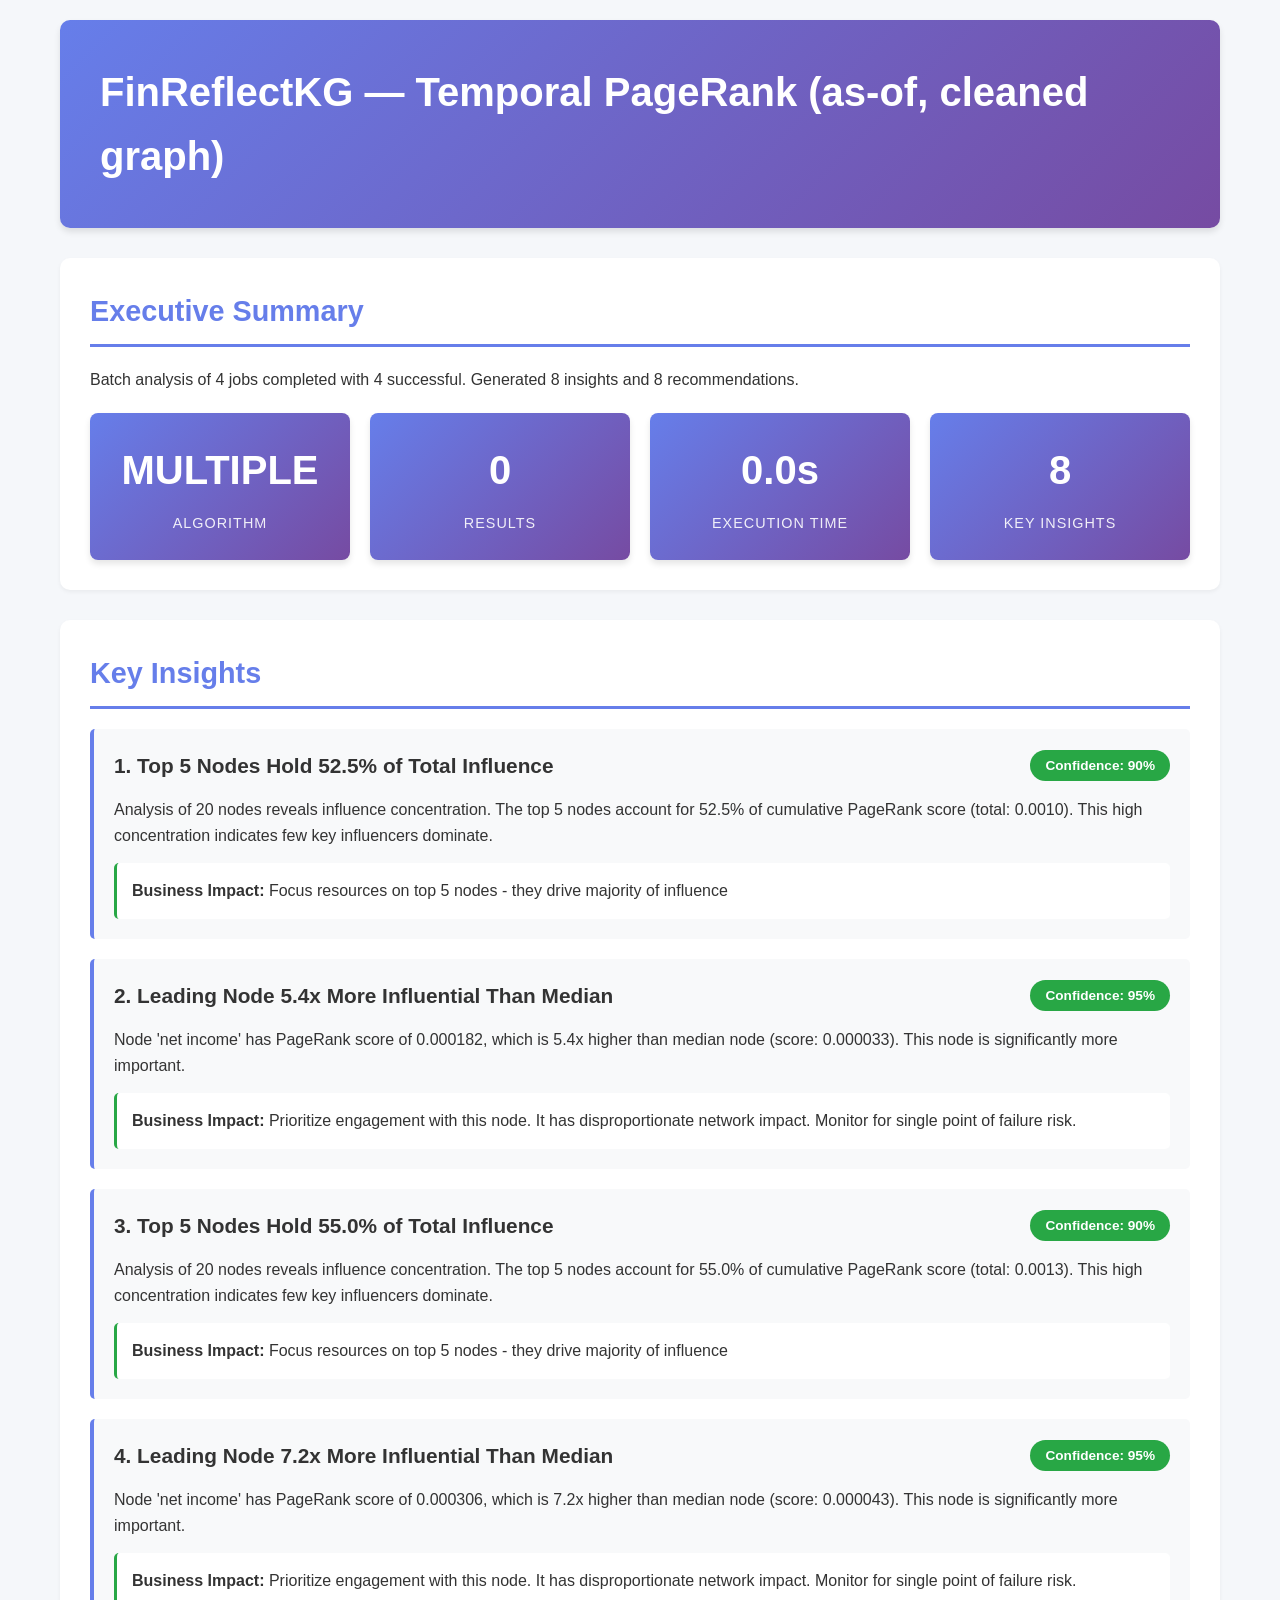
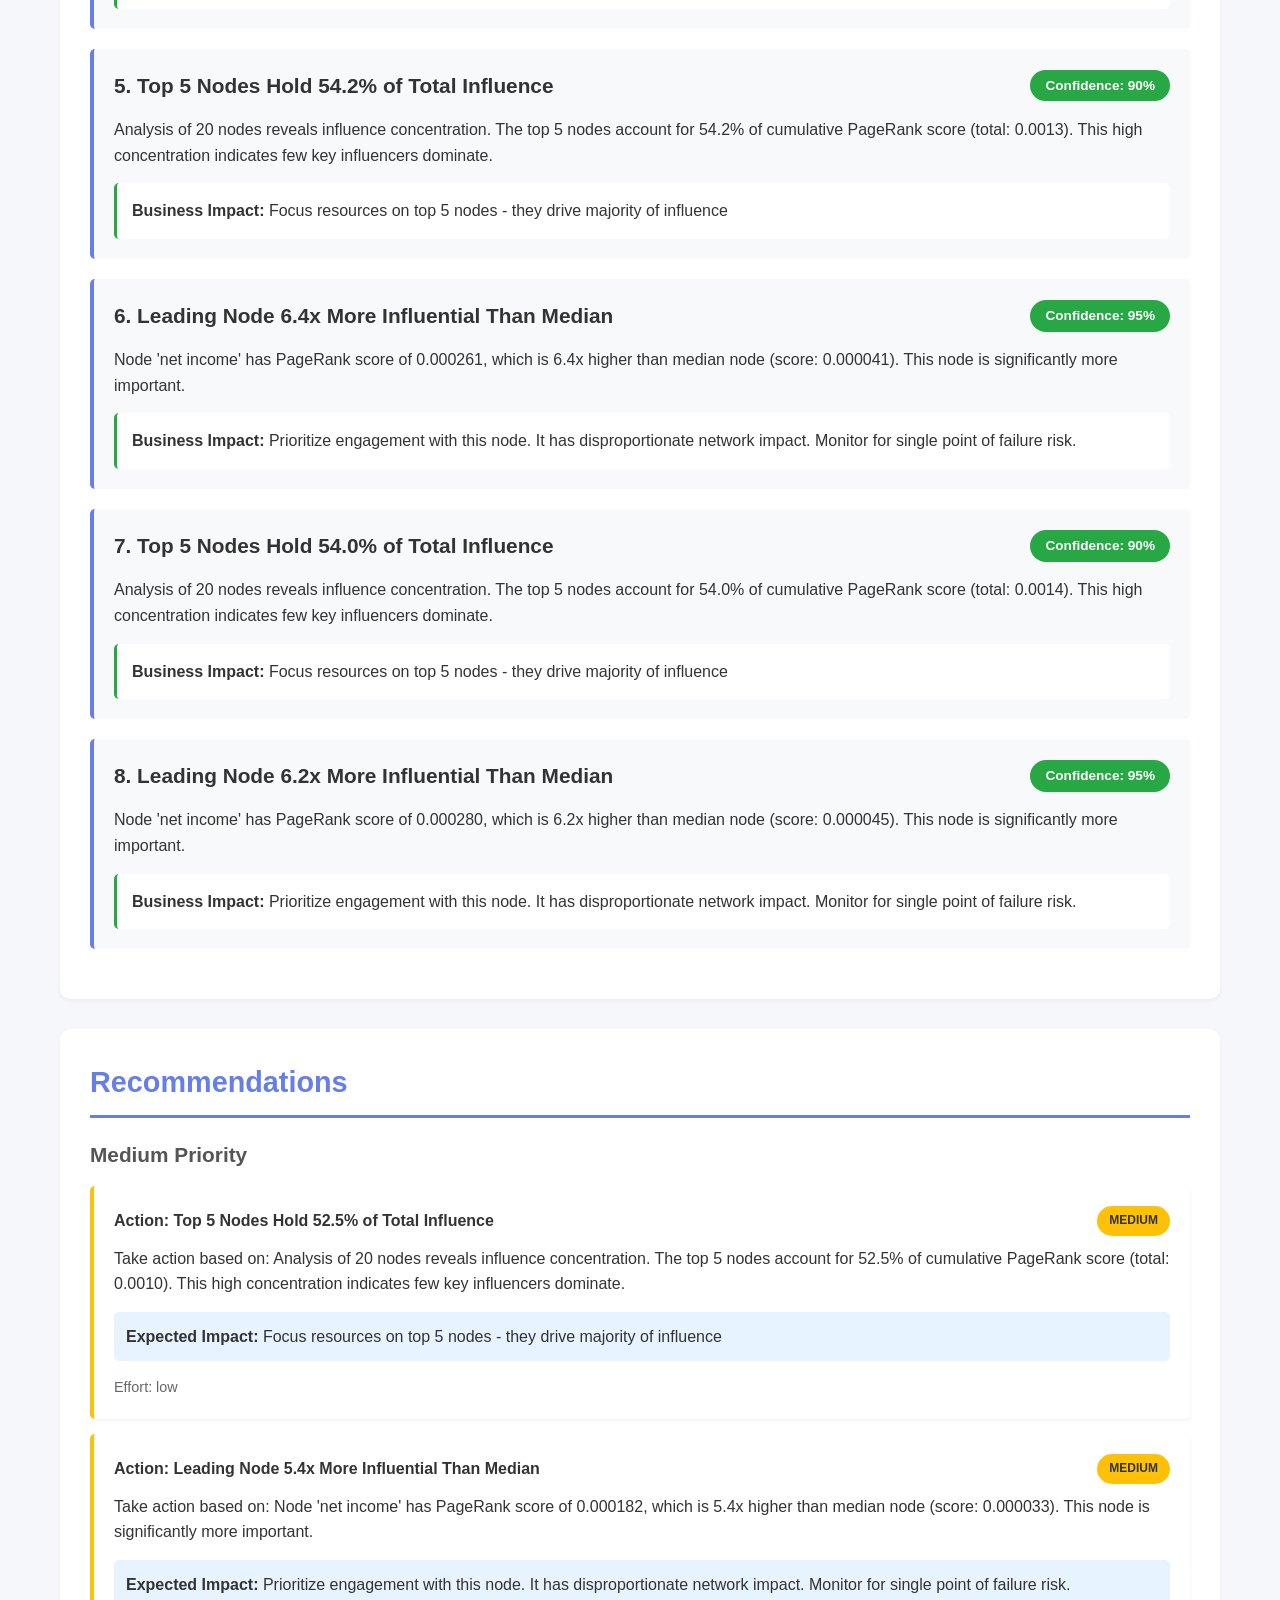
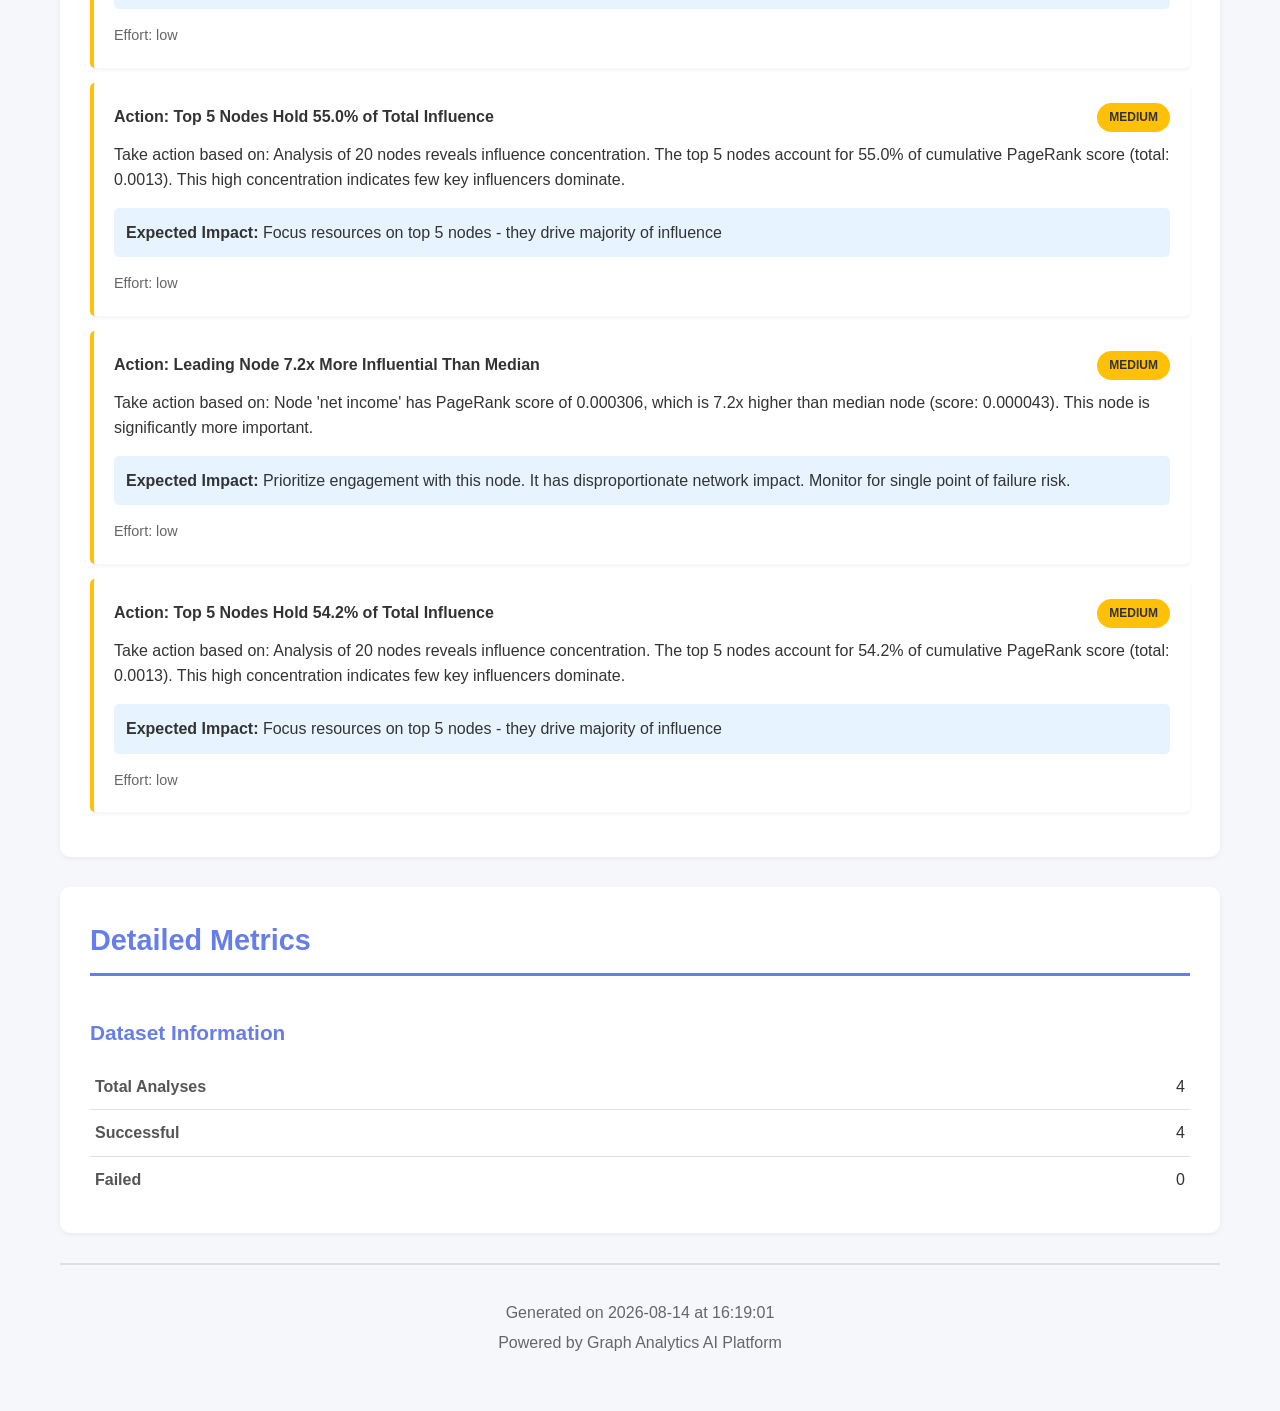
<file: docs/temporal-pagerank-report.html>
<!DOCTYPE html>
<html lang="en">
<head>
    <meta charset="UTF-8">
    <meta name="viewport" content="width=device-width, initial-scale=1.0">
    <title>FinReflectKG — Temporal PageRank (as-of, cleaned graph)</title>
    <script src="https://cdn.plot.ly/plotly-latest.min.js"></script>
    <style>
        * {
            margin: 0;
            padding: 0;
            box-sizing: border-box;
        }
        
        body {
            font-family: -apple-system, BlinkMacSystemFont, 'Segoe UI', Roboto, 'Helvetica Neue', Arial, sans-serif;
            line-height: 1.6;
            color: #333;
            background: #f5f7fa;
        }
        
        .container {
            max-width: 1200px;
            margin: 0 auto;
            padding: 20px;
        }
        
        .report-header {
            background: linear-gradient(135deg, #667eea 0%, #764ba2 100%);
            color: white;
            padding: 40px;
            border-radius: 10px;
            margin-bottom: 30px;
            box-shadow: 0 4px 6px rgba(0,0,0,0.1);
        }
        
        .report-header h1 {
            font-size: 2.5em;
            font-weight: 700;
            margin: 0;
        }
        
        .section {
            background: white;
            padding: 30px;
            margin-bottom: 30px;
            border-radius: 10px;
            box-shadow: 0 2px 4px rgba(0,0,0,0.05);
        }
        
        .section h2 {
            color: #667eea;
            font-size: 1.8em;
            margin-bottom: 20px;
            border-bottom: 3px solid #667eea;
            padding-bottom: 10px;
        }
        
        .section h3 {
            color: #555;
            font-size: 1.3em;
            margin: 20px 0 15px 0;
        }
        
        .key-stats {
            display: grid;
            grid-template-columns: repeat(auto-fit, minmax(200px, 1fr));
            gap: 20px;
            margin-top: 20px;
        }
        
        .stat-card {
            background: linear-gradient(135deg, #667eea 0%, #764ba2 100%);
            color: white;
            padding: 25px;
            border-radius: 8px;
            text-align: center;
            box-shadow: 0 4px 6px rgba(0,0,0,0.1);
        }
        
        .stat-value {
            font-size: 2.5em;
            font-weight: 700;
            margin-bottom: 10px;
        }
        
        .stat-label {
            font-size: 0.9em;
            opacity: 0.9;
            text-transform: uppercase;
            letter-spacing: 1px;
        }
        
        .chart-container {
            margin: 30px 0;
            padding: 20px;
            background: #fafafa;
            border-radius: 8px;
        }
        
        .insight-card {
            background: #f8f9fa;
            border-left: 4px solid #667eea;
            padding: 20px;
            margin-bottom: 20px;
            border-radius: 5px;
        }
        
        .insight-header {
            display: flex;
            justify-content: space-between;
            align-items: center;
            margin-bottom: 15px;
        }
        
        .insight-header h3 {
            margin: 0;
            color: #333;
            font-size: 1.3em;
        }
        
        .confidence-badge {
            padding: 5px 15px;
            border-radius: 20px;
            font-size: 0.85em;
            font-weight: 600;
        }
        
        .confidence-badge.high {
            background: #28a745;
            color: white;
        }
        
        .confidence-badge.medium {
            background: #ffc107;
            color: #333;
        }
        
        .confidence-badge.low {
            background: #dc3545;
            color: white;
        }
        
        .business-impact {
            margin-top: 15px;
            padding: 15px;
            background: white;
            border-radius: 5px;
            border-left: 3px solid #28a745;
        }
        
        .recommendation-card {
            border-left: 4px solid #ffc107;
            padding: 20px;
            margin-bottom: 15px;
            border-radius: 5px;
            background: white;
            box-shadow: 0 2px 4px rgba(0,0,0,0.05);
        }
        
        .recommendation-card.high {
            border-left-color: #dc3545;
        }
        
        .recommendation-card.medium {
            border-left-color: #ffc107;
        }
        
        .recommendation-card.low {
            border-left-color: #17a2b8;
        }
        
        .rec-header {
            display: flex;
            justify-content: space-between;
            align-items: center;
            margin-bottom: 10px;
        }
        
        .rec-header h4 {
            margin: 0;
            color: #333;
        }
        
        .priority-badge {
            padding: 5px 12px;
            border-radius: 15px;
            font-size: 0.75em;
            font-weight: 700;
            text-transform: uppercase;
        }
        
        .priority-badge.high {
            background: #dc3545;
            color: white;
        }
        
        .priority-badge.medium {
            background: #ffc107;
            color: #333;
        }
        
        .priority-badge.low {
            background: #17a2b8;
            color: white;
        }
        
        .rec-impact {
            margin: 15px 0;
            padding: 12px;
            background: #e7f3ff;
            border-radius: 5px;
        }
        
        .rec-meta {
            margin-top: 10px;
            font-size: 0.9em;
            color: #666;
        }
        
        .metrics-grid {
            display: grid;
            grid-template-columns: repeat(auto-fit, minmax(350px, 1fr));
            gap: 25px;
        }
        
        .metric-group h3 {
            color: #667eea;
            margin-bottom: 15px;
        }
        
        .metrics-table {
            width: 100%;
            border-collapse: collapse;
        }
        
        .metrics-table tr {
            border-bottom: 1px solid #e0e0e0;
        }
        
        .metrics-table tr:last-child {
            border-bottom: none;
        }
        
        .metrics-table td {
            padding: 10px 5px;
        }
        
        .metrics-table td:first-child {
            font-weight: 600;
            color: #555;
            width: 50%;
        }
        
        .metrics-table td:last-child {
            text-align: right;
            color: #333;
        }
        
        details {
            cursor: pointer;
        }
        
        summary {
            padding: 10px;
            background: #f8f9fa;
            border-radius: 5px;
            font-weight: 600;
            color: #667eea;
        }
        
        .raw-data {
            background: #f8f9fa;
            padding: 20px;
            border-radius: 5px;
            overflow-x: auto;
            font-size: 0.85em;
            margin-top: 10px;
        }
        
        .report-footer {
            text-align: center;
            padding: 30px;
            color: #666;
            border-top: 2px solid #e0e0e0;
            margin-top: 30px;
        }
        
        .report-footer p {
            margin: 5px 0;
        }
        
        @media print {
            body {
                background: white;
            }
            
            .section {
                box-shadow: none;
                page-break-inside: avoid;
            }
            
            .chart-container {
                page-break-inside: avoid;
            }
        }
    </style>
</head>
<body>
    <div class="container">
        <header class="report-header">
            <h1>FinReflectKG — Temporal PageRank (as-of, cleaned graph)</h1>
        </header>

        <section class="section executive-summary">
            <h2>Executive Summary</h2>
            <p class="summary-text">Batch analysis of 4 jobs completed with 4 successful. Generated 8 insights and 8 recommendations.</p>
            <div class="key-stats">
                <div class="stat-card">
                    <div class="stat-value">MULTIPLE</div>
                    <div class="stat-label">Algorithm</div>
                </div>
                <div class="stat-card">
                    <div class="stat-value">0</div>
                    <div class="stat-label">Results</div>
                </div>
                <div class="stat-card">
                    <div class="stat-value">0.0s</div>
                    <div class="stat-label">Execution Time</div>
                </div>
                <div class="stat-card">
                    <div class="stat-value">8</div>
                    <div class="stat-label">Key Insights</div>
                </div>
            </div>
        </section>

        <section class="section insights-section">
            <h2>Key Insights</h2>
            <div class="insight-card">
                <div class="insight-header">
                    <h3>1. Top 5 Nodes Hold 52.5% of Total Influence</h3>
                    <span class="confidence-badge high">
                        Confidence: 90%
                    </span>
                </div>
                <p class="insight-description">Analysis of 20 nodes reveals influence concentration. The top 5 nodes account for 52.5% of cumulative PageRank score (total: 0.0010). This high concentration indicates few key influencers dominate.</p>
                <div class="business-impact">
                    <strong>Business Impact:</strong> Focus resources on top 5 nodes - they drive majority of influence
                </div>
            </div>
            <div class="insight-card">
                <div class="insight-header">
                    <h3>2. Leading Node 5.4x More Influential Than Median</h3>
                    <span class="confidence-badge high">
                        Confidence: 95%
                    </span>
                </div>
                <p class="insight-description">Node 'net income' has PageRank score of 0.000182, which is 5.4x higher than median node (score: 0.000033). This node is significantly more important.</p>
                <div class="business-impact">
                    <strong>Business Impact:</strong> Prioritize engagement with this node. It has disproportionate network impact. Monitor for single point of failure risk.
                </div>
            </div>
            <div class="insight-card">
                <div class="insight-header">
                    <h3>3. Top 5 Nodes Hold 55.0% of Total Influence</h3>
                    <span class="confidence-badge high">
                        Confidence: 90%
                    </span>
                </div>
                <p class="insight-description">Analysis of 20 nodes reveals influence concentration. The top 5 nodes account for 55.0% of cumulative PageRank score (total: 0.0013). This high concentration indicates few key influencers dominate.</p>
                <div class="business-impact">
                    <strong>Business Impact:</strong> Focus resources on top 5 nodes - they drive majority of influence
                </div>
            </div>
            <div class="insight-card">
                <div class="insight-header">
                    <h3>4. Leading Node 7.2x More Influential Than Median</h3>
                    <span class="confidence-badge high">
                        Confidence: 95%
                    </span>
                </div>
                <p class="insight-description">Node 'net income' has PageRank score of 0.000306, which is 7.2x higher than median node (score: 0.000043). This node is significantly more important.</p>
                <div class="business-impact">
                    <strong>Business Impact:</strong> Prioritize engagement with this node. It has disproportionate network impact. Monitor for single point of failure risk.
                </div>
            </div>
            <div class="insight-card">
                <div class="insight-header">
                    <h3>5. Top 5 Nodes Hold 54.2% of Total Influence</h3>
                    <span class="confidence-badge high">
                        Confidence: 90%
                    </span>
                </div>
                <p class="insight-description">Analysis of 20 nodes reveals influence concentration. The top 5 nodes account for 54.2% of cumulative PageRank score (total: 0.0013). This high concentration indicates few key influencers dominate.</p>
                <div class="business-impact">
                    <strong>Business Impact:</strong> Focus resources on top 5 nodes - they drive majority of influence
                </div>
            </div>
            <div class="insight-card">
                <div class="insight-header">
                    <h3>6. Leading Node 6.4x More Influential Than Median</h3>
                    <span class="confidence-badge high">
                        Confidence: 95%
                    </span>
                </div>
                <p class="insight-description">Node 'net income' has PageRank score of 0.000261, which is 6.4x higher than median node (score: 0.000041). This node is significantly more important.</p>
                <div class="business-impact">
                    <strong>Business Impact:</strong> Prioritize engagement with this node. It has disproportionate network impact. Monitor for single point of failure risk.
                </div>
            </div>
            <div class="insight-card">
                <div class="insight-header">
                    <h3>7. Top 5 Nodes Hold 54.0% of Total Influence</h3>
                    <span class="confidence-badge high">
                        Confidence: 90%
                    </span>
                </div>
                <p class="insight-description">Analysis of 20 nodes reveals influence concentration. The top 5 nodes account for 54.0% of cumulative PageRank score (total: 0.0014). This high concentration indicates few key influencers dominate.</p>
                <div class="business-impact">
                    <strong>Business Impact:</strong> Focus resources on top 5 nodes - they drive majority of influence
                </div>
            </div>
            <div class="insight-card">
                <div class="insight-header">
                    <h3>8. Leading Node 6.2x More Influential Than Median</h3>
                    <span class="confidence-badge high">
                        Confidence: 95%
                    </span>
                </div>
                <p class="insight-description">Node 'net income' has PageRank score of 0.000280, which is 6.2x higher than median node (score: 0.000045). This node is significantly more important.</p>
                <div class="business-impact">
                    <strong>Business Impact:</strong> Prioritize engagement with this node. It has disproportionate network impact. Monitor for single point of failure risk.
                </div>
            </div>
        </section>
        <section class="section recommendations-section">
            <h2>Recommendations</h2>
            <h3>Medium Priority</h3>
            <div class="recommendation-card medium">
                <div class="rec-header">
                    <h4>Action: Top 5 Nodes Hold 52.5% of Total Influence</h4>
                    <span class="priority-badge medium">MEDIUM</span>
                </div>
                <p>Take action based on: Analysis of 20 nodes reveals influence concentration. The top 5 nodes account for 52.5% of cumulative PageRank score (total: 0.0010). This high concentration indicates few key influencers dominate.</p>
                <div class="rec-impact">
                    <strong>Expected Impact:</strong> Focus resources on top 5 nodes - they drive majority of influence
                </div>
                <div class="rec-meta">
                    <span>Effort: low</span>
                </div>
            </div>
            <div class="recommendation-card medium">
                <div class="rec-header">
                    <h4>Action: Leading Node 5.4x More Influential Than Median</h4>
                    <span class="priority-badge medium">MEDIUM</span>
                </div>
                <p>Take action based on: Node 'net income' has PageRank score of 0.000182, which is 5.4x higher than median node (score: 0.000033). This node is significantly more important.</p>
                <div class="rec-impact">
                    <strong>Expected Impact:</strong> Prioritize engagement with this node. It has disproportionate network impact. Monitor for single point of failure risk.
                </div>
                <div class="rec-meta">
                    <span>Effort: low</span>
                </div>
            </div>
            <div class="recommendation-card medium">
                <div class="rec-header">
                    <h4>Action: Top 5 Nodes Hold 55.0% of Total Influence</h4>
                    <span class="priority-badge medium">MEDIUM</span>
                </div>
                <p>Take action based on: Analysis of 20 nodes reveals influence concentration. The top 5 nodes account for 55.0% of cumulative PageRank score (total: 0.0013). This high concentration indicates few key influencers dominate.</p>
                <div class="rec-impact">
                    <strong>Expected Impact:</strong> Focus resources on top 5 nodes - they drive majority of influence
                </div>
                <div class="rec-meta">
                    <span>Effort: low</span>
                </div>
            </div>
            <div class="recommendation-card medium">
                <div class="rec-header">
                    <h4>Action: Leading Node 7.2x More Influential Than Median</h4>
                    <span class="priority-badge medium">MEDIUM</span>
                </div>
                <p>Take action based on: Node 'net income' has PageRank score of 0.000306, which is 7.2x higher than median node (score: 0.000043). This node is significantly more important.</p>
                <div class="rec-impact">
                    <strong>Expected Impact:</strong> Prioritize engagement with this node. It has disproportionate network impact. Monitor for single point of failure risk.
                </div>
                <div class="rec-meta">
                    <span>Effort: low</span>
                </div>
            </div>
            <div class="recommendation-card medium">
                <div class="rec-header">
                    <h4>Action: Top 5 Nodes Hold 54.2% of Total Influence</h4>
                    <span class="priority-badge medium">MEDIUM</span>
                </div>
                <p>Take action based on: Analysis of 20 nodes reveals influence concentration. The top 5 nodes account for 54.2% of cumulative PageRank score (total: 0.0013). This high concentration indicates few key influencers dominate.</p>
                <div class="rec-impact">
                    <strong>Expected Impact:</strong> Focus resources on top 5 nodes - they drive majority of influence
                </div>
                <div class="rec-meta">
                    <span>Effort: low</span>
                </div>
            </div>
        </section>
        <section class="section metrics-section">
            <h2>Detailed Metrics</h2>
            <div class="metrics-grid">
                <div class="metric-group">
                    <h3>Dataset Information</h3>
                    <table class="metrics-table">
                        <tr>
                            <td>Total Analyses</td>
                            <td>4</td>
                        </tr>
                        <tr>
                            <td>Successful</td>
                            <td>4</td>
                        </tr>
                        <tr>
                            <td>Failed</td>
                            <td>0</td>
                        </tr>
                    </table>
                </div>
            </div>
        </section>
        <footer class="report-footer">
            <p>Generated on 2026-08-14 at 16:19:01</p>
            <p>Powered by Graph Analytics AI Platform</p>
        </footer>
    </div>

</body>
</html>
</file>
